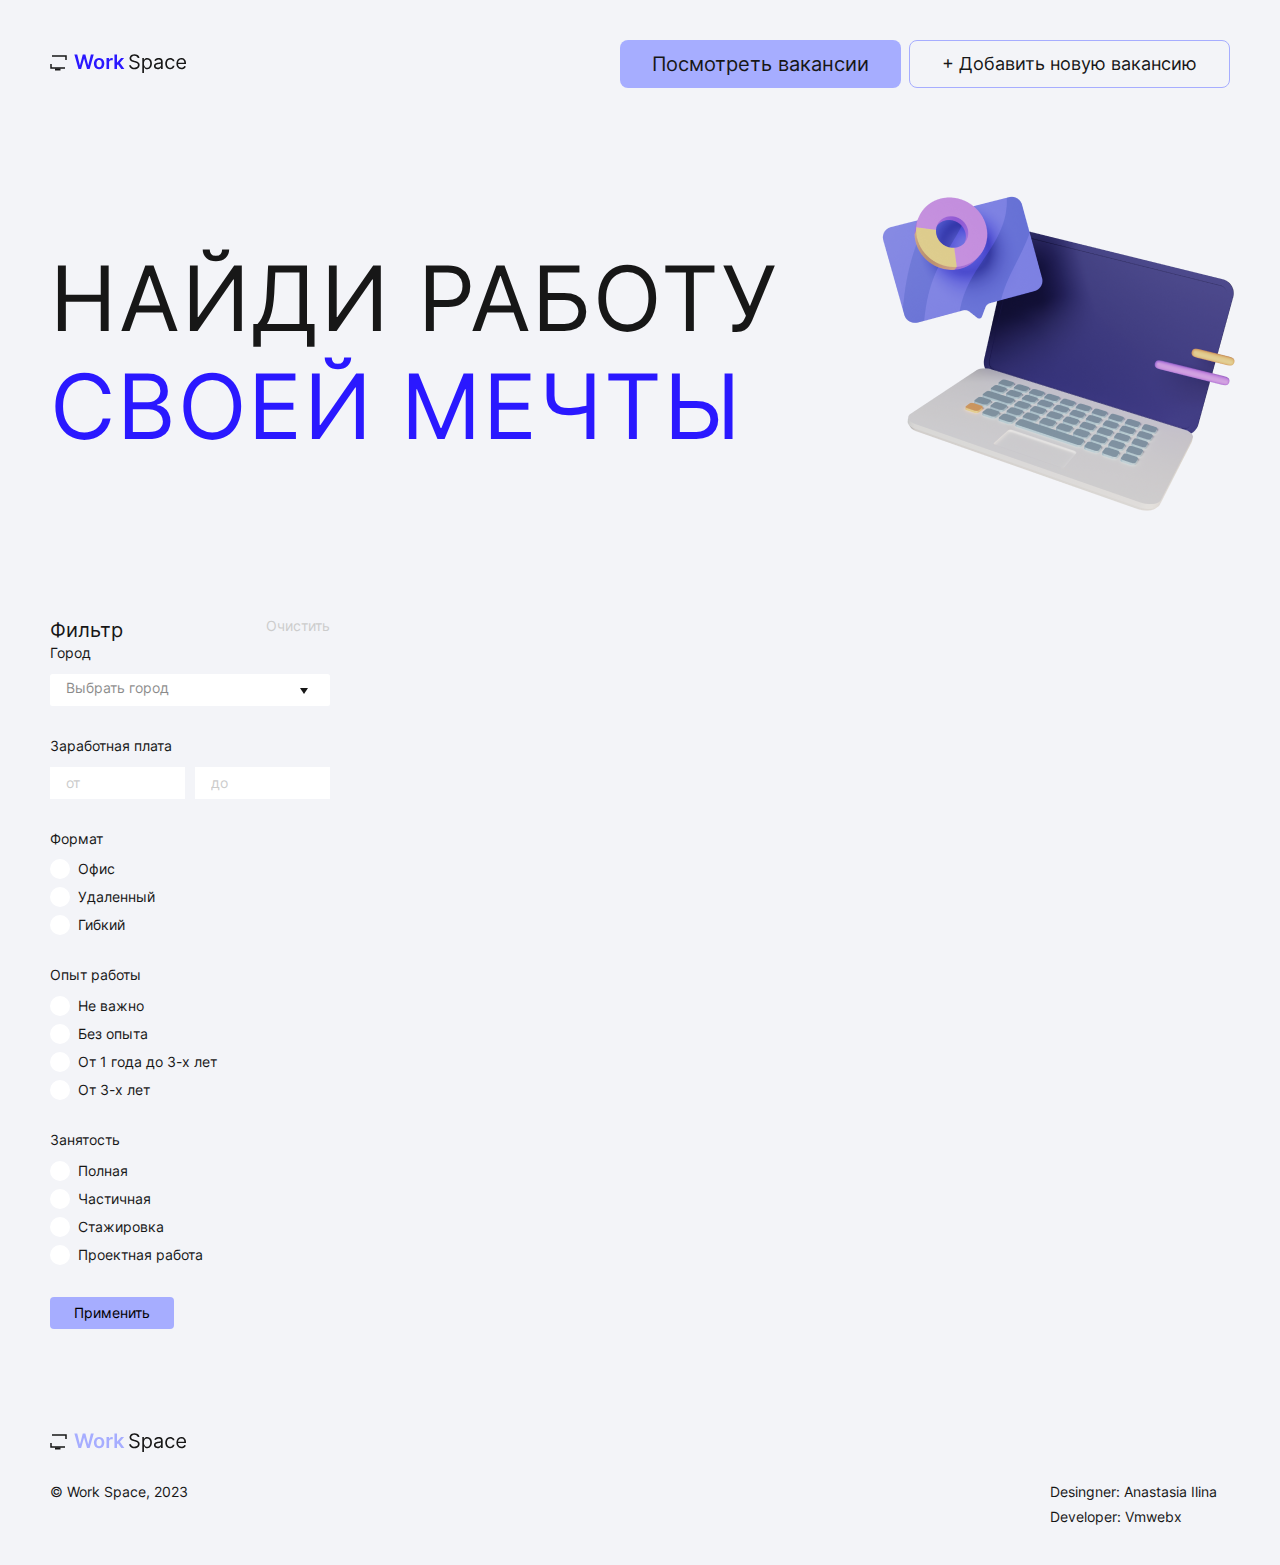
<file: index.html>
<!DOCTYPE html>
<html lang="ru">
<head>
    <meta charset="UTF-8">
    <meta name="viewport" content="width=device-width, initial-scale=1.0">    
    <link rel="stylesheet" href="index.css">    
    <title>WorkSpace</title>
    <script src="js/choices.min.js" defer></script>
    <script src="js/script.js" defer></script>
</head>
<body>
    <header class="header">
        <div class="container header__container">
            <a class="header__logo_link" href="/">
                <img src="./images/logo.svg" alt="Work Space logo" class="header__logo">
            </a>

            <div class="header__links">
                <a class="header__link" href="#vacancies">Посмотреть вакансии</a>
                <a class="header__link header__link-o" href="employer.html">+ Добавить новую вакансию</a>
            </div>            
        </div>
    </header>
    <main class="main">
        <!-- Hero -->
        <section class="hero">
            <div class="container hero__container">
                <h1 class="hero__title">
                    Найди работу 
                    <span class="blue-text">своей мечты</span>
                </h1>
            </div>
        </section>
         <!-- Vacancies -->
        <div class="vacancies" id="vacancies">
            <div class="container vacancies__container"> 
                
                <button class="vacancies__filter-btn blue-text">Фильтр</button>                
                <!-- Форма фильтра-->             
                <section class="vacancies__filter filter">
                    <h2 class="filter__title">Фильтр</h2>                    
                    <form class="filter__form">

                        <fieldset class="filter__fieldset">
                            <legend class="filter__legend">Город</legend>

                            <select class="filter__select" name="city" id="city">
                                <option value="">Выбрать город</option>                                
                            </select>
                        </fieldset>

                        <fieldset class="filter__fieldset">
                            <legend class="filter__legend">Заработная плата</legend>

                            <div class="filter__range">
                                <input  class="filter__input" type="number" name="pay-from" placeholder="от">
                                <input  class="filter__input" type="number" name="pay-to" placeholder="до">
                            </div>
                        </fieldset>

                        <div class="filter__checkboxes">
                            <fieldset class="filter__fieldset">

                                <legend class="filter__legend">Формат</legend> 
                                
                                <label class="filter__label checkbox">
                                    <input type="checkbox" class="checkbox__input" type="checkbox" name="format" value="Офис">
                                    Офис
                                </label>

                                <label class="filter__label checkbox">
                                    <input type="checkbox" class="checkbox__input" type="checkbox" name="format" value="Удаленный">
                                    Удаленный
                                </label>

                                <label class="filter__label checkbox">
                                    <input type="checkbox" class="checkbox__input" type="checkbox" name="format" value="Гибкий">
                                    Гибкий
                                </label>

                            </fieldset>

                            <fieldset class="filter__fieldset">

                                <legend class="filter__legend">Опыт работы</legend>

                                <label class="filter__label checkbox">
                                    <input type="checkbox" class="checkbox__input" type="checkbox" name="experience" value="Не важно">
                                    Не важно
                                </label>

                                <label class="filter__label checkbox">
                                    <input type="checkbox" class="checkbox__input" type="checkbox" name="experience" value="Без опыта">
                                    Без опыта
                                </label>

                                <label class="filter__label checkbox">
                                    <input type="checkbox" class="checkbox__input" type="checkbox" name="experience" value="От 1 года до 3-х лет">
                                    От 1 года до 3-х лет
                                </label>

                                <label class="filter__label checkbox">
                                    <input type="checkbox" class="checkbox__input" type="checkbox" name="experience" value="гибкий">
                                    От 3-х лет
                                </label>

                            </fieldset>

                            <fieldset class="filter__fieldset">

                                <legend class="filter__legend">Занятость</legend>

                                <label class="filter__label checkbox">
                                    <input type="checkbox" class="checkbox__input" type="checkbox" name="type" value="Полная">
                                    Полная
                                </label>

                                <label class="filter__label checkbox">
                                    <input type="checkbox" class="checkbox__input" type="checkbox" name="type" value="Частичная">
                                    Частичная
                                </label>

                                <label class="filter__label checkbox">
                                    <input type="checkbox" class="checkbox__input" type="checkbox" name="type" value="Стажировка">
                                    Стажировка
                                </label>

                                <label class="filter__label checkbox">
                                    <input type="checkbox" class="checkbox__input" type="checkbox" name="type" value="Проектная работа">
                                    Проектная работа
                                </label>

                            </fieldset>
                        </div>

                        <div class="filters__buttons">
                            <button class="filter__button" type="submit">Применить</button>
                            <button class="filter__reset" type="reset">Очистить</button>
                        </div>
                    </form>
                </section>
                <!-- Каталог -->  
                <section class="vacancies__cards cards">
                    <h2 class="cards__title visually-hidden">Список вакансий</h2>
                    <!-- Список карточек вакансий-->
                    <ul class="cards__list"></ul>
                </section>
            </div>
        </div>
    </main>
    <footer class="footer">
        <div class="container footer_container">
            <a class="footer__logo_link" href="/">
                <img src="./images/logo-footer.svg" alt="Work Space logo" class="footer__logo">
            </a>

            <p class="footer__copyright">© Work Space, 2023</p>

            <ul class="footer__contacts">
                <li class="footer__contact">
                Desingner: <a class="footer__link" href="https://t.me/Mrshmallowww">Anastasia Ilina</a>
                </li>

                <li class="footer__contact">
                Developer: <a class="footer__link" href="https://t.me/Vmwebx">Vmwebx</a>
                </li>
            </ul>
        </div>
    </footer>
</body>
</html>
</file>
<file: index.css>
@import url(./css/normalize.css);
@import url(./css/styles.css);
@import url(./css/header.css);
@import url(./css/hero.css);
@import url(./css/footer.css);
@import url(./css/filter.css);
@import url(./css/checkbox.css);
@import url(./css/vacancies.css);
@import url(./css/vacancy.css);
@import url(./css/cards.css);
@import url(./css/choices.min.css);
@import url(./css/choices.css);
@import url(./css/modal.css);
@import url(./css/detail.css);
@import url(./css/employer.css);
@import url(./css/file.css);
</file>
